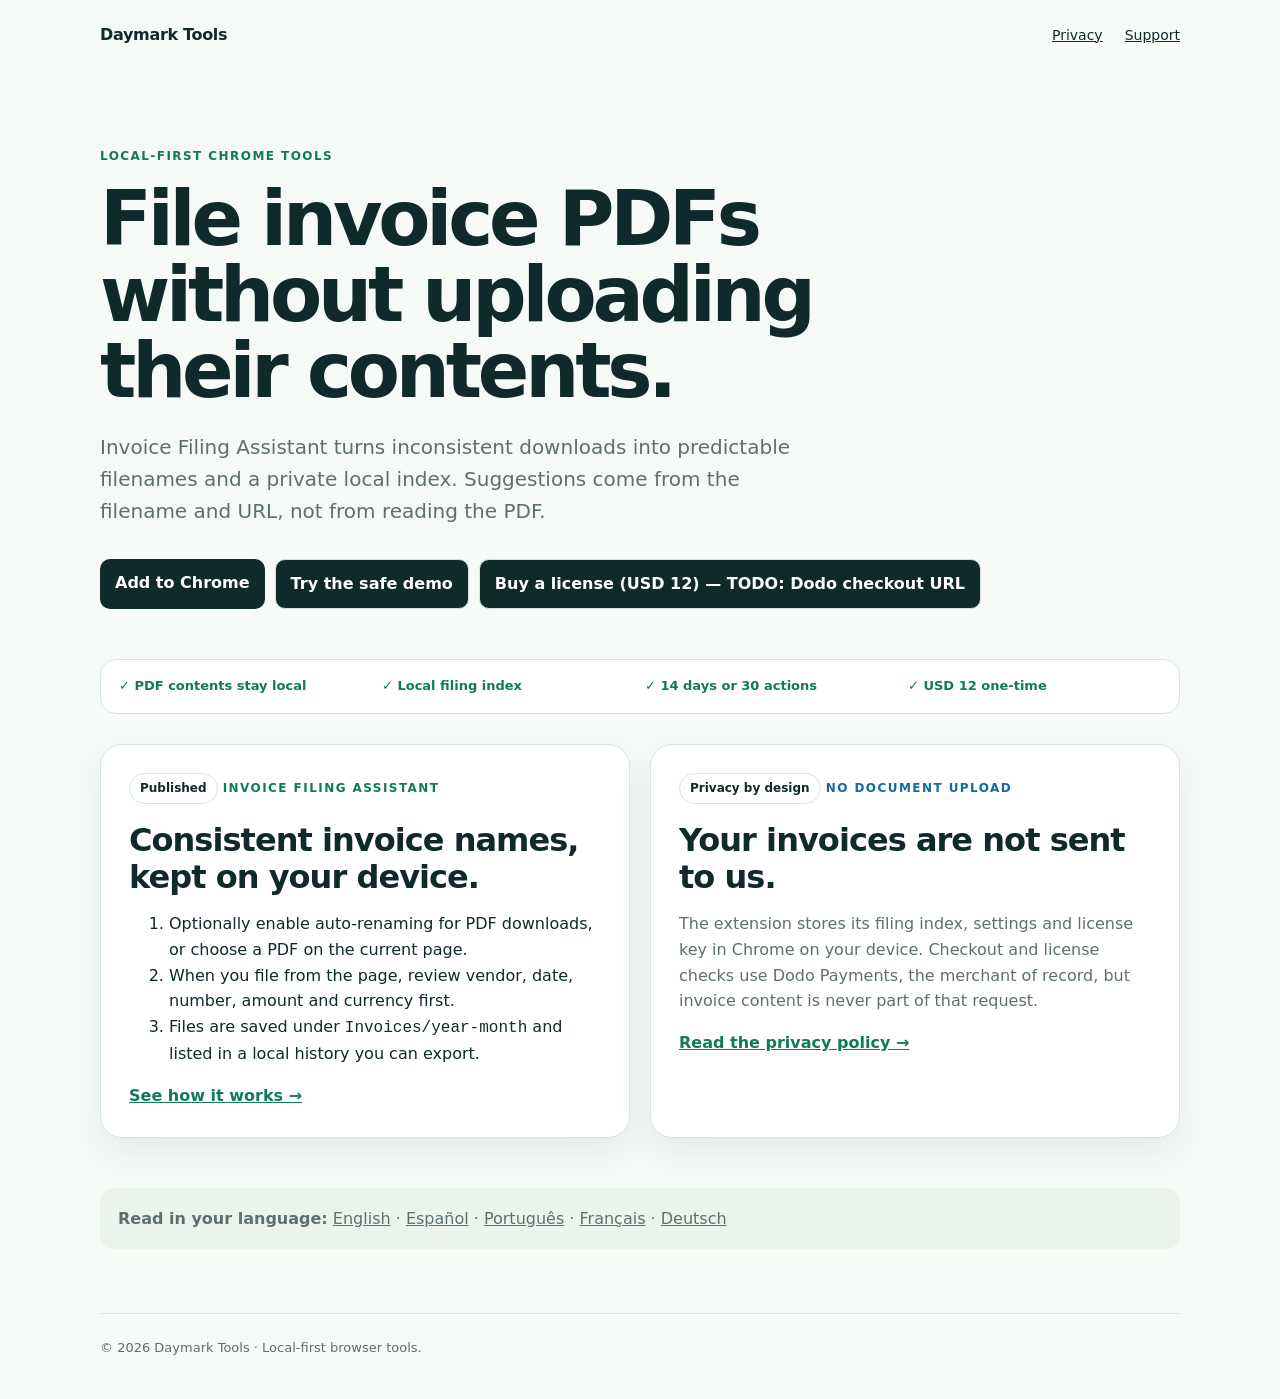
<file: index.html>
<!doctype html>
<html lang="en">
<head>
  <meta charset="utf-8">
  <meta name="viewport" content="width=device-width,initial-scale=1">
  <title>Daymark Tools — local-first Chrome extensions</title>
  <meta name="description" content="Rename and locally index invoice PDFs with Invoice Filing Assistant. Private by design and available on the Chrome Web Store.">
  <link rel="stylesheet" href="styles.css">
</head>
<body>
  <div class="wrap">
    <nav class="nav">
      <span class="brand">Daymark Tools</span>
      <div class="links"><a href="privacy.html">Privacy</a><a href="support.html">Support</a></div>
    </nav>
    <main>
      <section class="hero">
        <span class="eyebrow">Local-first Chrome tools</span>
        <h1>File invoice PDFs without uploading their contents.</h1>
        <p>Invoice Filing Assistant turns inconsistent downloads into predictable filenames and a private local index. Suggestions come from the filename and URL, not from reading the PDF.</p>
        <div class="hero-actions">
          <a class="cta" href="https://chromewebstore.google.com/detail/invoice-filing-assistant/ackjkoaicioibgobbalmjhedgngligfi?utm_source=daymark_site&amp;utm_medium=organic&amp;utm_campaign=homepage">Add to Chrome</a>
          <a class="cta secondary-cta" href="invoice-test.html?utm_source=daymark_site&amp;utm_medium=organic&amp;utm_campaign=homepage_test">Try the safe demo</a>
          <!-- TODO: replace href with the Dodo Payments checkout URL once the product exists (DODO_CHECKOUT_URL). Do not point this at a live checkout until that URL is set. -->
          <a class="cta secondary-cta" href="#todo-dodo-checkout" aria-disabled="true">Buy a license (USD 12) — TODO: Dodo checkout URL</a>
        </div>
      </section>
      <section class="proof-strip" aria-label="Product facts">
        <span>✓ PDF contents stay local</span>
        <span>✓ Local filing index</span>
        <span>✓ 14 days or 30 actions</span>
        <span>✓ USD 12 one-time</span>
      </section>
      <section class="grid">
        <article class="card">
          <span class="pill">Published</span>
          <span class="eyebrow">Invoice Filing Assistant</span>
          <h2>Consistent invoice names, kept on your device.</h2>
          <ol>
            <li>Optionally enable auto-renaming for PDF downloads, or choose a PDF on the current page.</li>
            <li>When you file from the page, review vendor, date, number, amount and currency first.</li>
            <li>Files are saved under <code>Invoices/year-month</code> and listed in a local history you can export.</li>
          </ol>
          <a class="text-link" href="invoice-filing.html">See how it works →</a>
        </article>
        <article class="card blue">
          <span class="pill">Privacy by design</span>
          <span class="eyebrow">No document upload</span>
          <h2>Your invoices are not sent to us.</h2>
          <p>The extension stores its filing index, settings and license key in Chrome on your device. Checkout and license checks use Dodo Payments, the merchant of record, but invoice content is never part of that request.</p>
          <a class="text-link" href="privacy.html">Read the privacy policy →</a>
        </article>
      </section>
      <section class="languages"><strong>Read in your language:</strong> <a href="invoice-filing.html">English</a> · <a href="invoice-filing-es.html">Español</a> · <a href="invoice-filing-pt-br.html">Português</a> · <a href="invoice-filing-fr.html">Français</a> · <a href="invoice-filing-de.html">Deutsch</a></section>
    </main>
    <footer>© 2026 Daymark Tools · Local-first browser tools.</footer>
  </div>
</body>
</html>
</file>
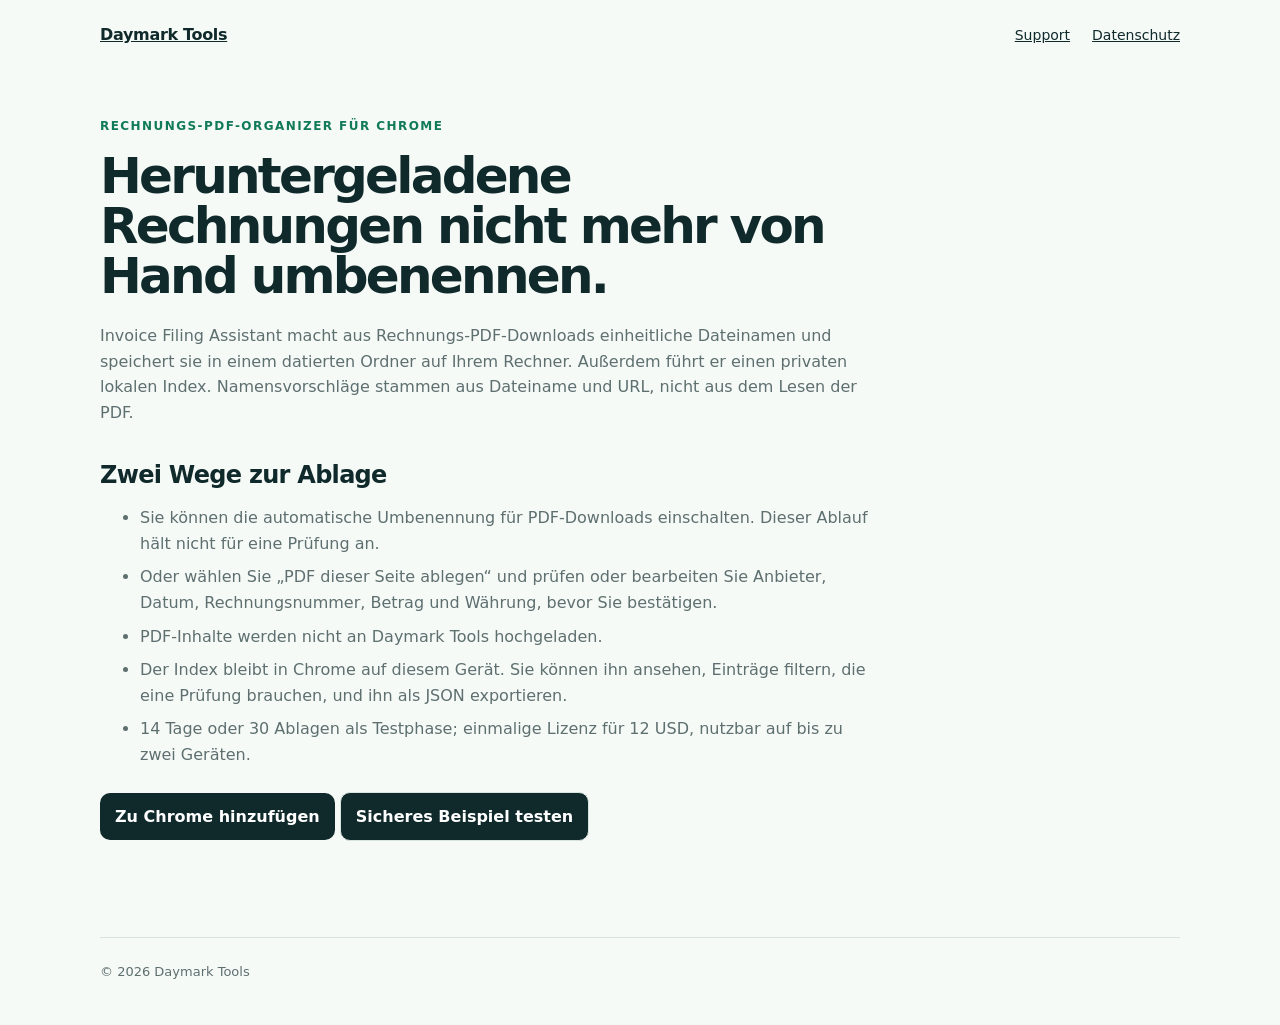
<file: invoice-filing-de.html>
<!doctype html>
<html lang="de">
<head>
  <meta charset="utf-8">
  <meta name="viewport" content="width=device-width,initial-scale=1">
  <title>Rechnungs-PDFs in Chrome umbenennen und ordnen</title>
  <meta name="description" content="Rechnungs-PDFs umbenennen und nach Datum ablegen – mit einem privaten lokalen Index.">
  <link rel="canonical" href="https://wsernappropia.github.io/daymark-tools/invoice-filing-de.html">
  <link rel="alternate" hreflang="en" href="invoice-filing.html">
  <link rel="stylesheet" href="styles.css">
</head>
<body>
  <div class="wrap">
    <nav class="nav"><a class="brand" href="index.html">Daymark Tools</a><div class="links"><a href="support.html">Support</a><a href="privacy.html">Datenschutz</a></div></nav>
    <main class="content">
      <span class="eyebrow">Rechnungs-PDF-Organizer für Chrome</span>
      <h1>Heruntergeladene Rechnungen nicht mehr von Hand umbenennen.</h1>
      <p>Invoice Filing Assistant macht aus Rechnungs-PDF-Downloads einheitliche Dateinamen und speichert sie in einem datierten Ordner auf Ihrem Rechner. Außerdem führt er einen privaten lokalen Index. Namensvorschläge stammen aus Dateiname und URL, nicht aus dem Lesen der PDF.</p>
      <h2>Zwei Wege zur Ablage</h2>
      <ul>
        <li>Sie können die automatische Umbenennung für PDF-Downloads einschalten. Dieser Ablauf hält nicht für eine Prüfung an.</li>
        <li>Oder wählen Sie „PDF dieser Seite ablegen“ und prüfen oder bearbeiten Sie Anbieter, Datum, Rechnungsnummer, Betrag und Währung, bevor Sie bestätigen.</li>
        <li>PDF-Inhalte werden nicht an Daymark Tools hochgeladen.</li>
        <li>Der Index bleibt in Chrome auf diesem Gerät. Sie können ihn ansehen, Einträge filtern, die eine Prüfung brauchen, und ihn als JSON exportieren.</li>
        <li>14 Tage oder 30 Ablagen als Testphase; einmalige Lizenz für 12 USD, nutzbar auf bis zu zwei Geräten.</li>
      </ul>
      <p><a class="cta" href="https://chromewebstore.google.com/detail/invoice-filing-assistant/ackjkoaicioibgobbalmjhedgngligfi?utm_source=daymark_site&amp;utm_medium=organic&amp;utm_campaign=seo_de">Zu Chrome hinzufügen</a> <a class="cta secondary-cta" href="invoice-test.html?utm_source=daymark_site&amp;utm_medium=organic&amp;utm_campaign=seo_de_demo">Sicheres Beispiel testen</a></p>
    </main>
    <footer>© 2026 Daymark Tools</footer>
  </div>
</body>
</html>
</file>
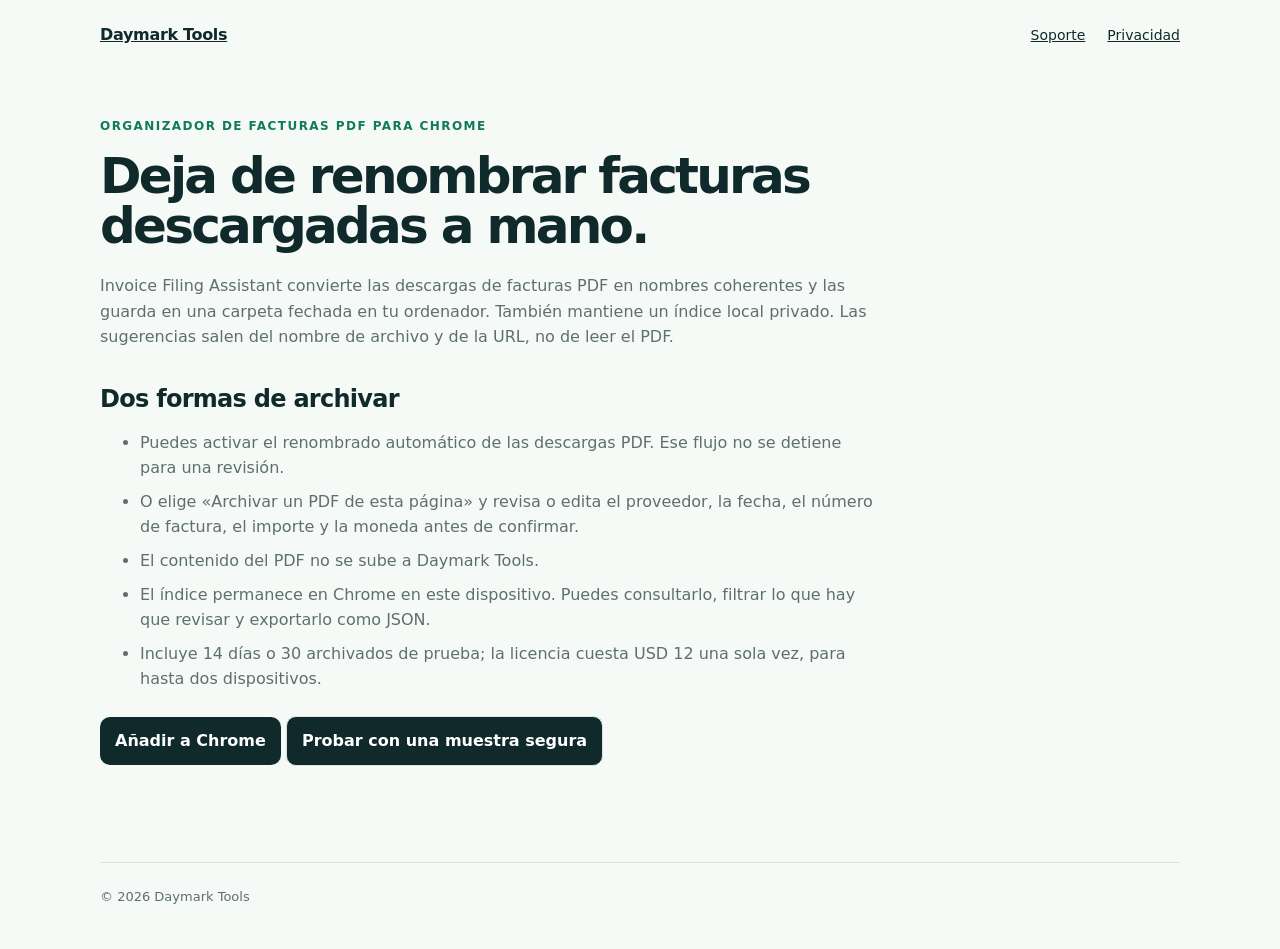
<file: invoice-filing-es.html>
<!doctype html>
<html lang="es">
<head>
  <meta charset="utf-8">
  <meta name="viewport" content="width=device-width,initial-scale=1">
  <title>Renombrar y organizar facturas PDF en Chrome</title>
  <meta name="description" content="Renombra y organiza facturas PDF en carpetas por fecha con un índice local y privado.">
  <link rel="canonical" href="https://wsernappropia.github.io/daymark-tools/invoice-filing-es.html">
  <link rel="alternate" hreflang="en" href="invoice-filing.html">
  <link rel="stylesheet" href="styles.css">
</head>
<body>
  <div class="wrap">
    <nav class="nav"><a class="brand" href="index.html">Daymark Tools</a><div class="links"><a href="support.html">Soporte</a><a href="privacy.html">Privacidad</a></div></nav>
    <main class="content">
      <span class="eyebrow">Organizador de facturas PDF para Chrome</span>
      <h1>Deja de renombrar facturas descargadas a mano.</h1>
      <p>Invoice Filing Assistant convierte las descargas de facturas PDF en nombres coherentes y las guarda en una carpeta fechada en tu ordenador. También mantiene un índice local privado. Las sugerencias salen del nombre de archivo y de la URL, no de leer el PDF.</p>
      <h2>Dos formas de archivar</h2>
      <ul>
        <li>Puedes activar el renombrado automático de las descargas PDF. Ese flujo no se detiene para una revisión.</li>
        <li>O elige «Archivar un PDF de esta página» y revisa o edita el proveedor, la fecha, el número de factura, el importe y la moneda antes de confirmar.</li>
        <li>El contenido del PDF no se sube a Daymark Tools.</li>
        <li>El índice permanece en Chrome en este dispositivo. Puedes consultarlo, filtrar lo que hay que revisar y exportarlo como JSON.</li>
        <li>Incluye 14 días o 30 archivados de prueba; la licencia cuesta USD 12 una sola vez, para hasta dos dispositivos.</li>
      </ul>
      <p><a class="cta" href="https://chromewebstore.google.com/detail/invoice-filing-assistant/ackjkoaicioibgobbalmjhedgngligfi?utm_source=daymark_site&amp;utm_medium=organic&amp;utm_campaign=seo_es">Añadir a Chrome</a> <a class="cta secondary-cta" href="invoice-test.html?utm_source=daymark_site&amp;utm_medium=organic&amp;utm_campaign=seo_es_demo">Probar con una muestra segura</a></p>
    </main>
    <footer>© 2026 Daymark Tools</footer>
  </div>
</body>
</html>
</file>
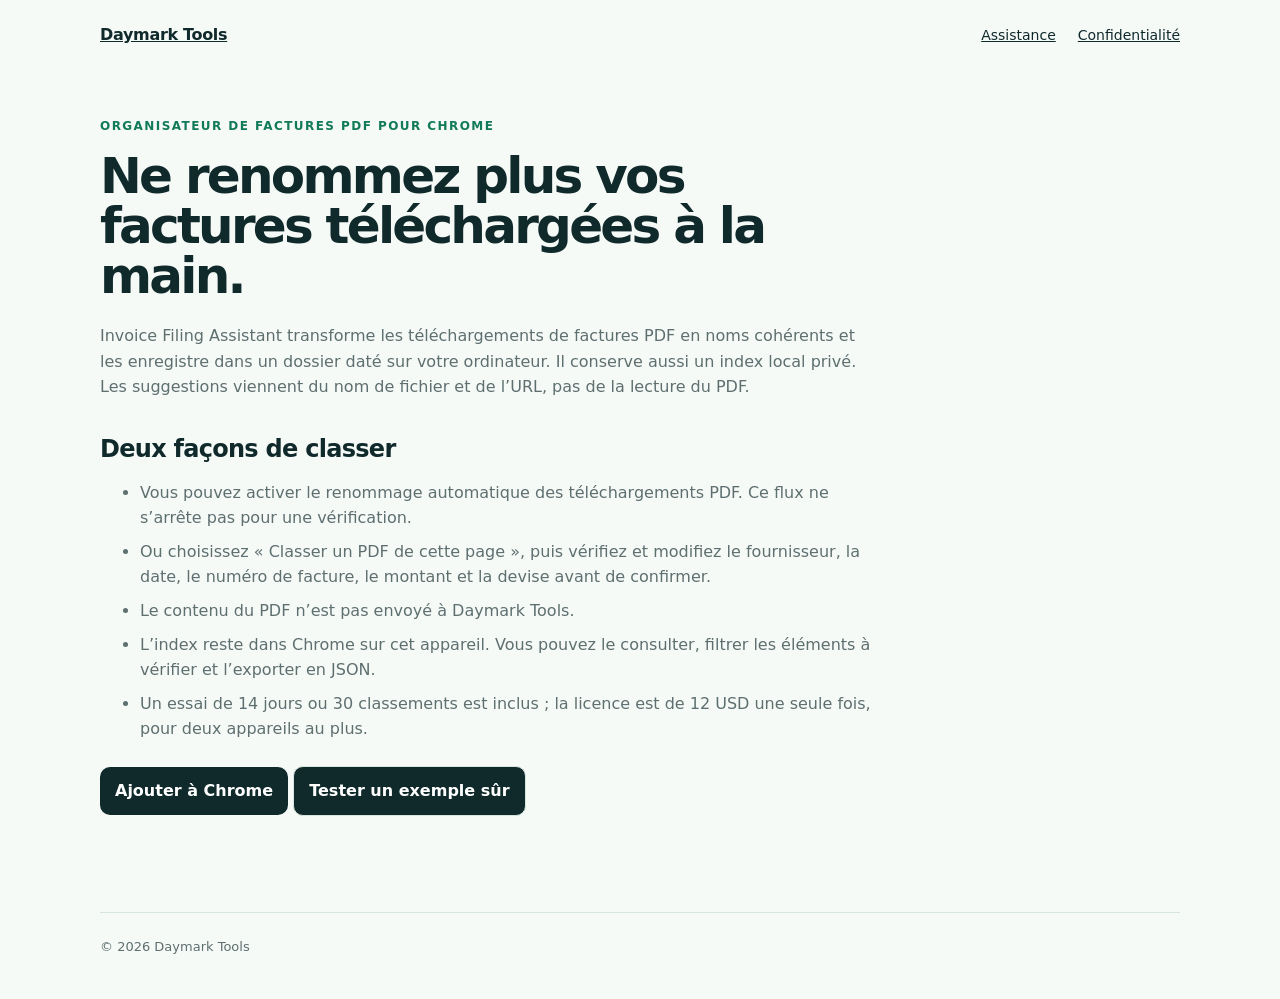
<file: invoice-filing-fr.html>
<!doctype html>
<html lang="fr">
<head>
  <meta charset="utf-8">
  <meta name="viewport" content="width=device-width,initial-scale=1">
  <title>Renommer et classer les factures PDF dans Chrome</title>
  <meta name="description" content="Renommez et classez les factures PDF par date avec un index local et privé.">
  <link rel="canonical" href="https://wsernappropia.github.io/daymark-tools/invoice-filing-fr.html">
  <link rel="alternate" hreflang="en" href="invoice-filing.html">
  <link rel="stylesheet" href="styles.css">
</head>
<body>
  <div class="wrap">
    <nav class="nav"><a class="brand" href="index.html">Daymark Tools</a><div class="links"><a href="support.html">Assistance</a><a href="privacy.html">Confidentialité</a></div></nav>
    <main class="content">
      <span class="eyebrow">Organisateur de factures PDF pour Chrome</span>
      <h1>Ne renommez plus vos factures téléchargées à la main.</h1>
      <p>Invoice Filing Assistant transforme les téléchargements de factures PDF en noms cohérents et les enregistre dans un dossier daté sur votre ordinateur. Il conserve aussi un index local privé. Les suggestions viennent du nom de fichier et de l’URL, pas de la lecture du PDF.</p>
      <h2>Deux façons de classer</h2>
      <ul>
        <li>Vous pouvez activer le renommage automatique des téléchargements PDF. Ce flux ne s’arrête pas pour une vérification.</li>
        <li>Ou choisissez « Classer un PDF de cette page », puis vérifiez et modifiez le fournisseur, la date, le numéro de facture, le montant et la devise avant de confirmer.</li>
        <li>Le contenu du PDF n’est pas envoyé à Daymark Tools.</li>
        <li>L’index reste dans Chrome sur cet appareil. Vous pouvez le consulter, filtrer les éléments à vérifier et l’exporter en JSON.</li>
        <li>Un essai de 14 jours ou 30 classements est inclus ; la licence est de 12 USD une seule fois, pour deux appareils au plus.</li>
      </ul>
      <p><a class="cta" href="https://chromewebstore.google.com/detail/invoice-filing-assistant/ackjkoaicioibgobbalmjhedgngligfi?utm_source=daymark_site&amp;utm_medium=organic&amp;utm_campaign=seo_fr">Ajouter à Chrome</a> <a class="cta secondary-cta" href="invoice-test.html?utm_source=daymark_site&amp;utm_medium=organic&amp;utm_campaign=seo_fr_demo">Tester un exemple sûr</a></p>
    </main>
    <footer>© 2026 Daymark Tools</footer>
  </div>
</body>
</html>
</file>
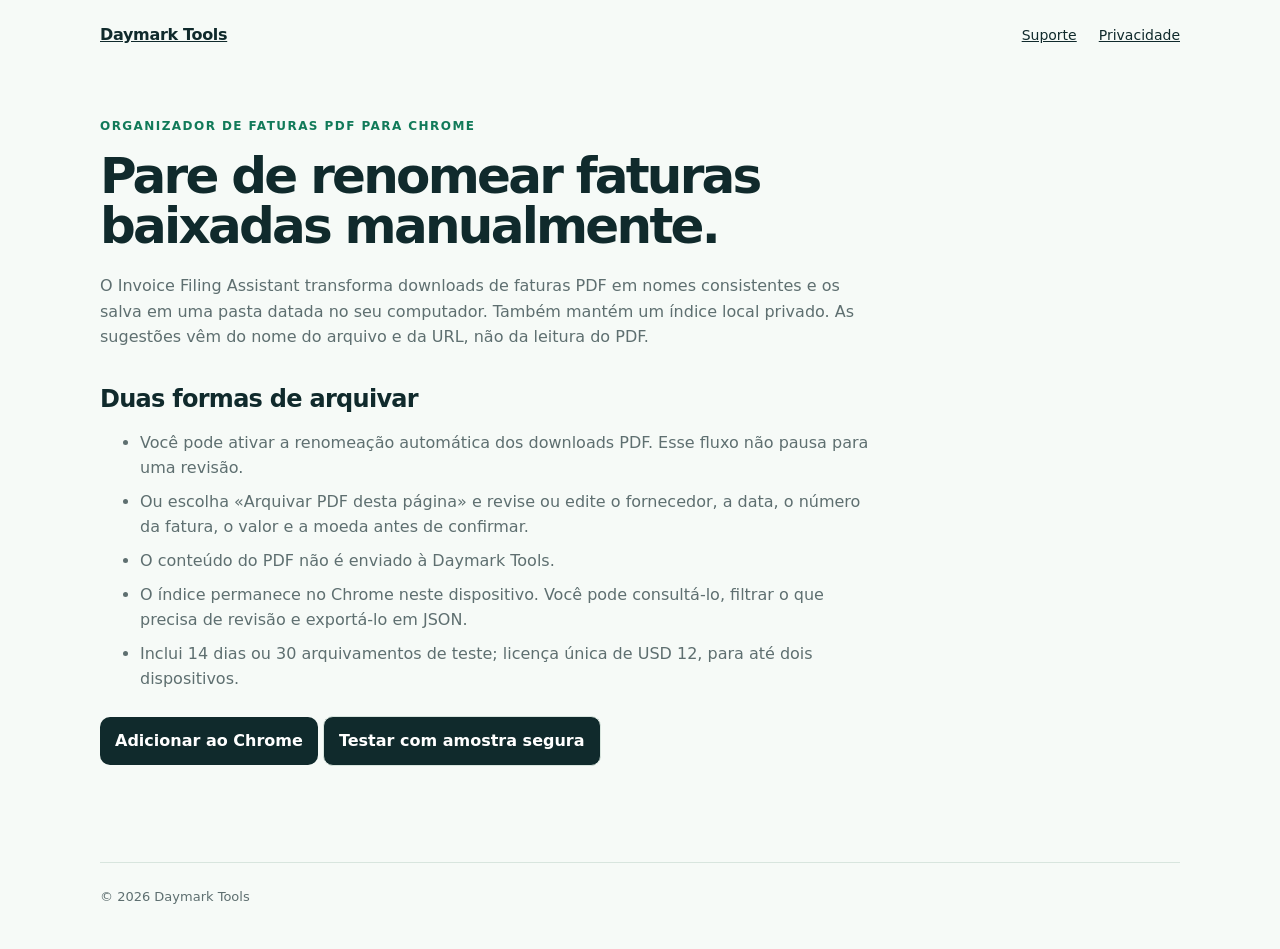
<file: invoice-filing-pt-br.html>
<!doctype html>
<html lang="pt-BR">
<head>
  <meta charset="utf-8">
  <meta name="viewport" content="width=device-width,initial-scale=1">
  <title>Renomear e organizar faturas PDF no Chrome</title>
  <meta name="description" content="Renomeie e organize faturas PDF em pastas por data com um índice local e privado.">
  <link rel="canonical" href="https://wsernappropia.github.io/daymark-tools/invoice-filing-pt-br.html">
  <link rel="alternate" hreflang="en" href="invoice-filing.html">
  <link rel="stylesheet" href="styles.css">
</head>
<body>
  <div class="wrap">
    <nav class="nav"><a class="brand" href="index.html">Daymark Tools</a><div class="links"><a href="support.html">Suporte</a><a href="privacy.html">Privacidade</a></div></nav>
    <main class="content">
      <span class="eyebrow">Organizador de faturas PDF para Chrome</span>
      <h1>Pare de renomear faturas baixadas manualmente.</h1>
      <p>O Invoice Filing Assistant transforma downloads de faturas PDF em nomes consistentes e os salva em uma pasta datada no seu computador. Também mantém um índice local privado. As sugestões vêm do nome do arquivo e da URL, não da leitura do PDF.</p>
      <h2>Duas formas de arquivar</h2>
      <ul>
        <li>Você pode ativar a renomeação automática dos downloads PDF. Esse fluxo não pausa para uma revisão.</li>
        <li>Ou escolha «Arquivar PDF desta página» e revise ou edite o fornecedor, a data, o número da fatura, o valor e a moeda antes de confirmar.</li>
        <li>O conteúdo do PDF não é enviado à Daymark Tools.</li>
        <li>O índice permanece no Chrome neste dispositivo. Você pode consultá-lo, filtrar o que precisa de revisão e exportá-lo em JSON.</li>
        <li>Inclui 14 dias ou 30 arquivamentos de teste; licença única de USD 12, para até dois dispositivos.</li>
      </ul>
      <p><a class="cta" href="https://chromewebstore.google.com/detail/invoice-filing-assistant/ackjkoaicioibgobbalmjhedgngligfi?utm_source=daymark_site&amp;utm_medium=organic&amp;utm_campaign=seo_ptbr">Adicionar ao Chrome</a> <a class="cta secondary-cta" href="invoice-test.html?utm_source=daymark_site&amp;utm_medium=organic&amp;utm_campaign=seo_ptbr_demo">Testar com amostra segura</a></p>
    </main>
    <footer>© 2026 Daymark Tools</footer>
  </div>
</body>
</html>
</file>
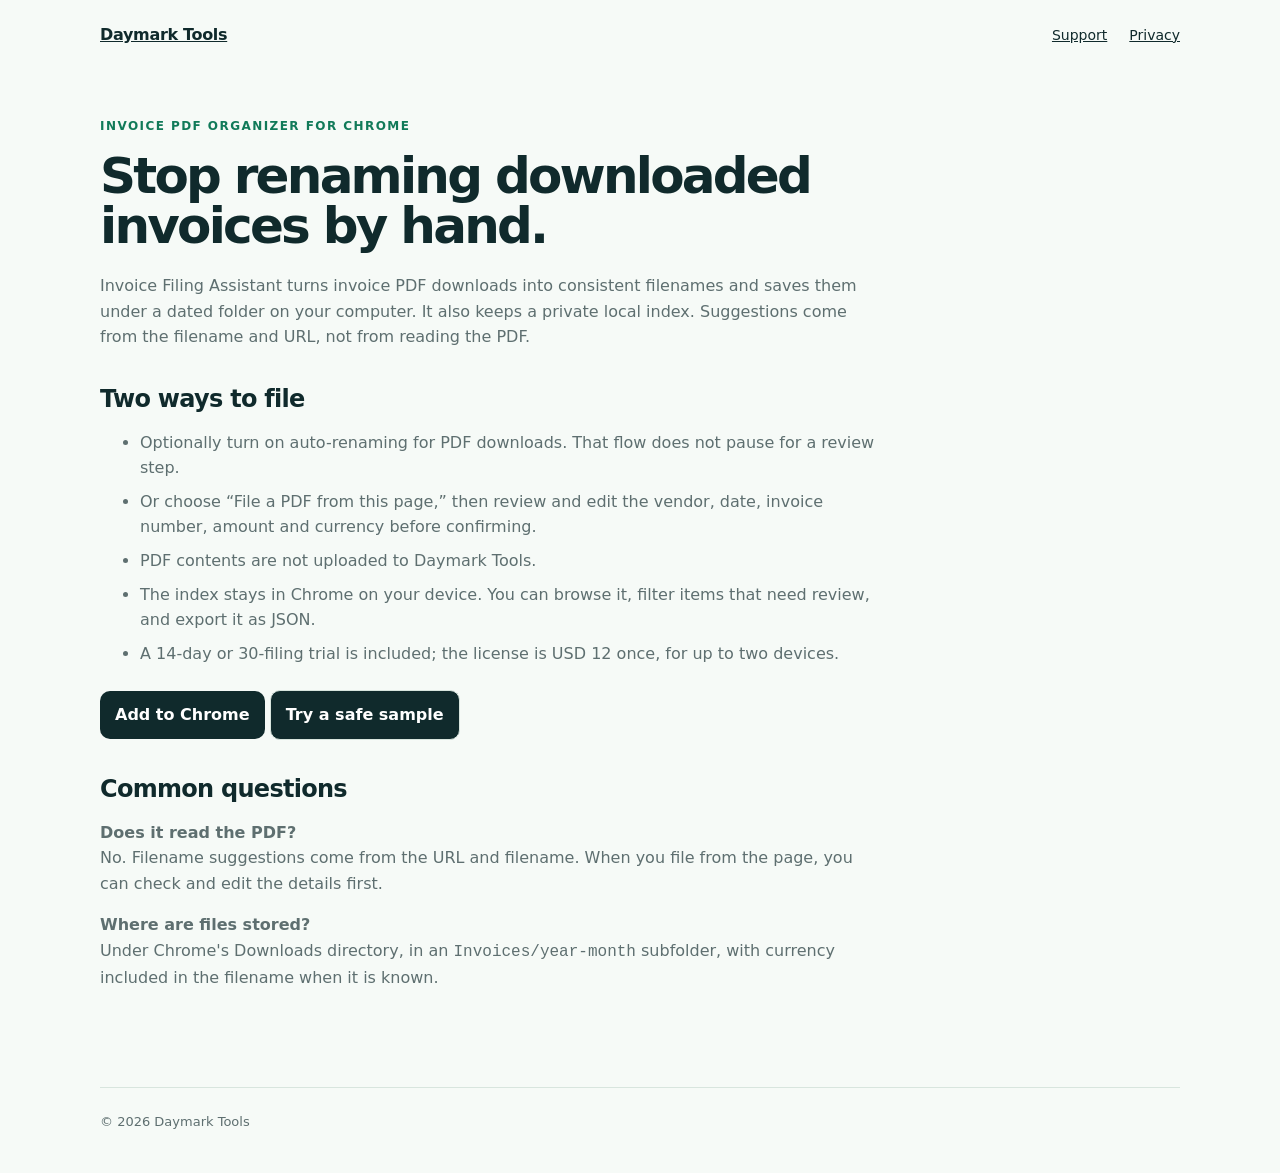
<file: invoice-filing.html>
<!doctype html>
<html lang="en">
<head>
  <meta charset="utf-8">
  <meta name="viewport" content="width=device-width,initial-scale=1">
  <title>Rename and organize invoice PDFs in Chrome</title>
  <meta name="description" content="Rename and organize invoice PDF downloads into dated folders with a private local index.">
  <link rel="canonical" href="https://wsernappropia.github.io/daymark-tools/invoice-filing.html">
  <link rel="alternate" hreflang="es" href="invoice-filing-es.html">
  <link rel="alternate" hreflang="pt-BR" href="invoice-filing-pt-br.html">
  <link rel="alternate" hreflang="fr" href="invoice-filing-fr.html">
  <link rel="alternate" hreflang="de" href="invoice-filing-de.html">
  <link rel="stylesheet" href="styles.css">
</head>
<body>
  <div class="wrap">
    <nav class="nav"><a class="brand" href="index.html">Daymark Tools</a><div class="links"><a href="support.html">Support</a><a href="privacy.html">Privacy</a></div></nav>
    <main class="content">
      <span class="eyebrow">Invoice PDF organizer for Chrome</span>
      <h1>Stop renaming downloaded invoices by hand.</h1>
      <p>Invoice Filing Assistant turns invoice PDF downloads into consistent filenames and saves them under a dated folder on your computer. It also keeps a private local index. Suggestions come from the filename and URL, not from reading the PDF.</p>
      <h2>Two ways to file</h2>
      <ul>
        <li>Optionally turn on auto-renaming for PDF downloads. That flow does not pause for a review step.</li>
        <li>Or choose “File a PDF from this page,” then review and edit the vendor, date, invoice number, amount and currency before confirming.</li>
        <li>PDF contents are not uploaded to Daymark Tools.</li>
        <li>The index stays in Chrome on your device. You can browse it, filter items that need review, and export it as JSON.</li>
        <li>A 14-day or 30-filing trial is included; the license is USD 12 once, for up to two devices.</li>
      </ul>
      <p><a class="cta" href="https://chromewebstore.google.com/detail/invoice-filing-assistant/ackjkoaicioibgobbalmjhedgngligfi?utm_source=daymark_site&amp;utm_medium=organic&amp;utm_campaign=seo_en">Add to Chrome</a> <a class="cta secondary-cta" href="invoice-test.html?utm_source=daymark_site&amp;utm_medium=organic&amp;utm_campaign=seo_en_demo">Try a safe sample</a></p>
      <h2>Common questions</h2>
      <p><strong>Does it read the PDF?</strong><br>No. Filename suggestions come from the URL and filename. When you file from the page, you can check and edit the details first.</p>
      <p><strong>Where are files stored?</strong><br>Under Chrome's Downloads directory, in an <code>Invoices/year-month</code> subfolder, with currency included in the filename when it is known.</p>
    </main>
    <footer>© 2026 Daymark Tools</footer>
  </div>
</body>
</html>
</file>
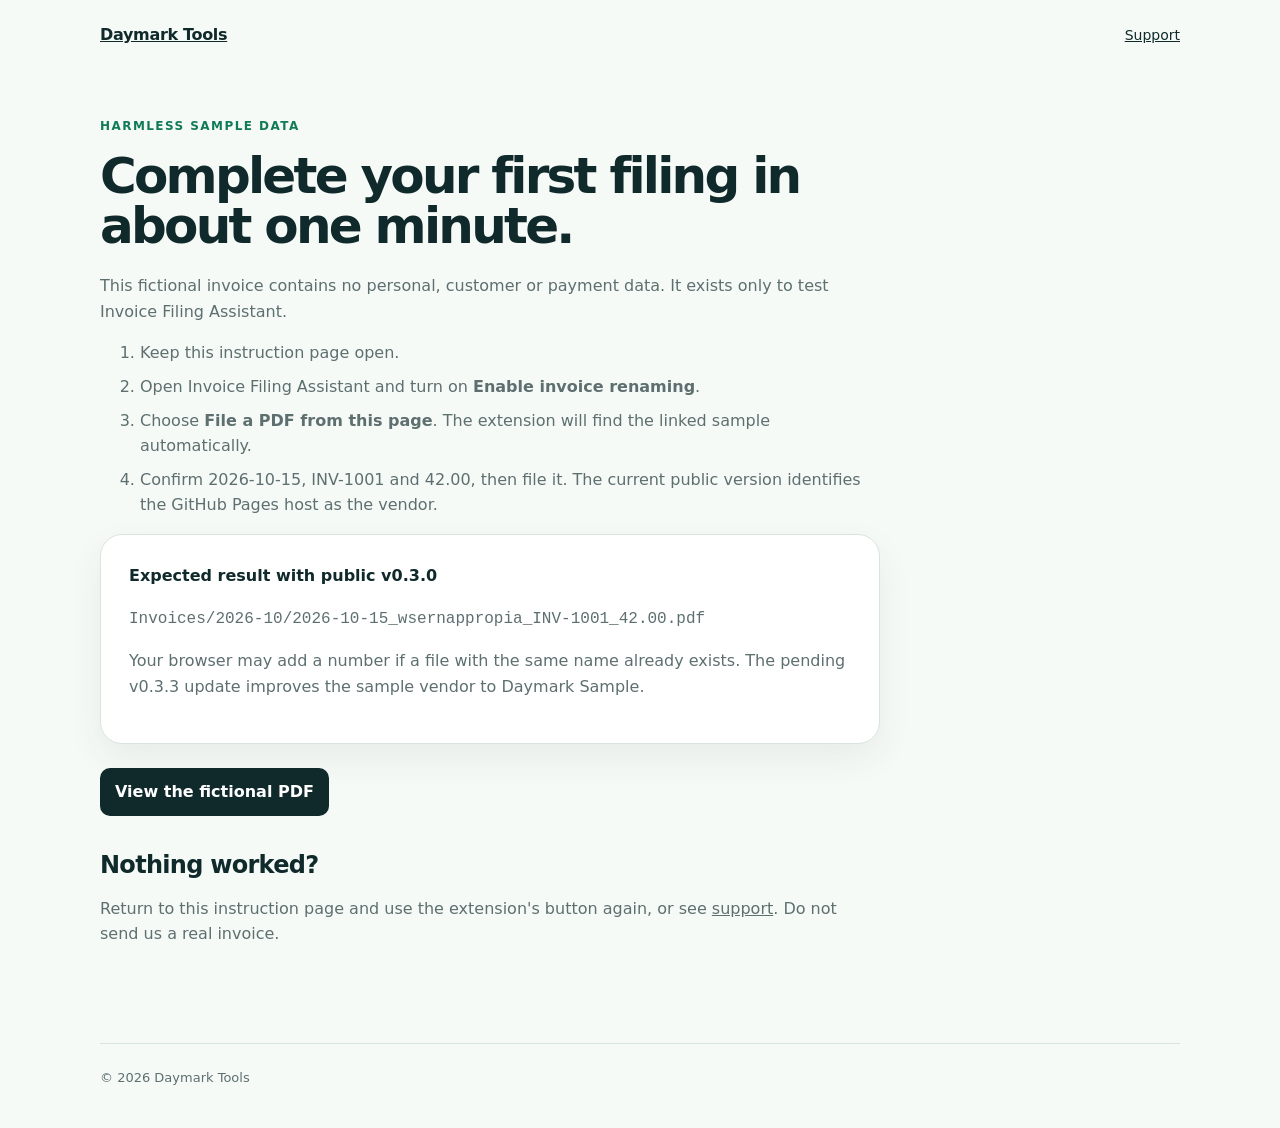
<file: invoice-test.html>
<!doctype html>
<html lang="en"><head><meta charset="utf-8"><meta name="viewport" content="width=device-width,initial-scale=1"><title>Safe invoice filing test — Daymark Tools</title><meta name="description" content="Test Invoice Filing Assistant with a harmless fictional invoice PDF."><link rel="stylesheet" href="styles.css"></head>
<body><div class="wrap"><nav class="nav"><a class="brand" href="index.html">Daymark Tools</a><div class="links"><a href="support.html">Support</a></div></nav><main class="content"><span class="eyebrow">Harmless sample data</span><h1>Complete your first filing in about one minute.</h1><p>This fictional invoice contains no personal, customer or payment data. It exists only to test Invoice Filing Assistant.</p><ol><li>Keep this instruction page open.</li><li>Open Invoice Filing Assistant and turn on <strong>Enable invoice renaming</strong>.</li><li>Choose <strong>File a PDF from this page</strong>. The extension will find the linked sample automatically.</li><li>Confirm 2026-10-15, INV-1001 and 42.00, then file it. The current public version identifies the GitHub Pages host as the vendor.</li></ol><div class="card"><strong>Expected result with public v0.3.0</strong><p><code>Invoices/2026-10/2026-10-15_wsernappropia_INV-1001_42.00.pdf</code></p><p>Your browser may add a number if a file with the same name already exists. The pending v0.3.3 update improves the sample vendor to Daymark Sample.</p></div><p><a class="cta" href="2026-10-15_Daymark-Sample_invoice_INV-1001_USD_42.00.pdf" target="_blank" rel="noreferrer">View the fictional PDF</a></p><h2>Nothing worked?</h2><p>Return to this instruction page and use the extension's button again, or see <a href="support.html">support</a>. Do not send us a real invoice.</p></main><footer>© 2026 Daymark Tools</footer></div></body></html>
</file>
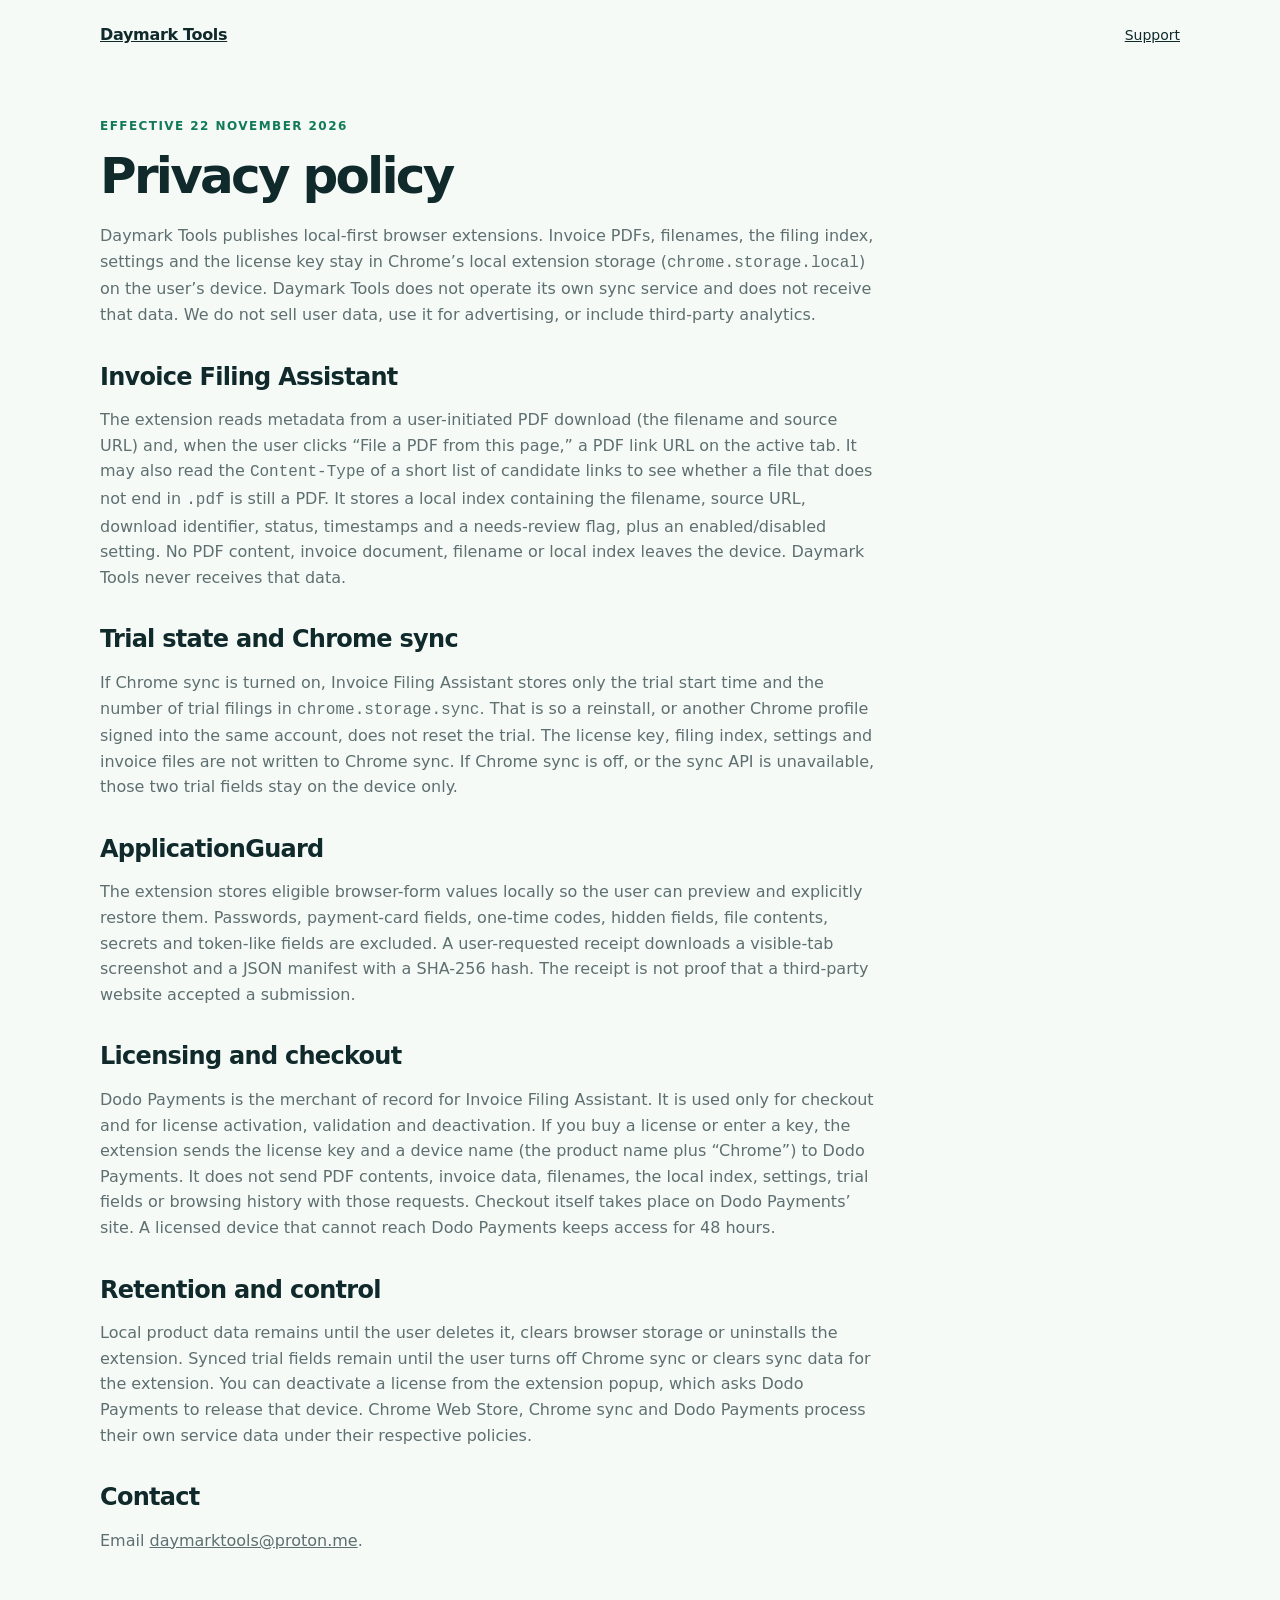
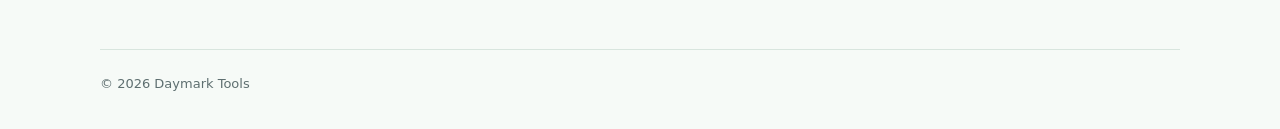
<file: privacy.html>
<!doctype html>
<html lang="en">
<head>
  <meta charset="utf-8">
  <meta name="viewport" content="width=device-width,initial-scale=1">
  <title>Privacy — Daymark Tools</title>
  <link rel="stylesheet" href="styles.css">
</head>
<body>
  <div class="wrap">
    <nav class="nav">
      <a class="brand" href="index.html">Daymark Tools</a>
      <div class="links"><a href="support.html">Support</a></div>
    </nav>
    <main class="content">
      <span class="eyebrow">Effective 22 November 2026</span>
      <h1>Privacy policy</h1>
      <p>Daymark Tools publishes local-first browser extensions. Invoice PDFs, filenames, the filing index, settings and the license key stay in Chrome’s local extension storage (<code>chrome.storage.local</code>) on the user’s device. Daymark Tools does not operate its own sync service and does not receive that data. We do not sell user data, use it for advertising, or include third-party analytics.</p>
      <h2>Invoice Filing Assistant</h2>
      <p>The extension reads metadata from a user-initiated PDF download (the filename and source URL) and, when the user clicks “File a PDF from this page,” a PDF link URL on the active tab. It may also read the <code>Content-Type</code> of a short list of candidate links to see whether a file that does not end in <code>.pdf</code> is still a PDF. It stores a local index containing the filename, source URL, download identifier, status, timestamps and a needs-review flag, plus an enabled/disabled setting. No PDF content, invoice document, filename or local index leaves the device. Daymark Tools never receives that data.</p>
      <h2>Trial state and Chrome sync</h2>
      <p>If Chrome sync is turned on, Invoice Filing Assistant stores only the trial start time and the number of trial filings in <code>chrome.storage.sync</code>. That is so a reinstall, or another Chrome profile signed into the same account, does not reset the trial. The license key, filing index, settings and invoice files are not written to Chrome sync. If Chrome sync is off, or the sync API is unavailable, those two trial fields stay on the device only.</p>
      <h2>ApplicationGuard</h2>
      <p>The extension stores eligible browser-form values locally so the user can preview and explicitly restore them. Passwords, payment-card fields, one-time codes, hidden fields, file contents, secrets and token-like fields are excluded. A user-requested receipt downloads a visible-tab screenshot and a JSON manifest with a SHA-256 hash. The receipt is not proof that a third-party website accepted a submission.</p>
      <h2>Licensing and checkout</h2>
      <p>Dodo Payments is the merchant of record for Invoice Filing Assistant. It is used only for checkout and for license activation, validation and deactivation. If you buy a license or enter a key, the extension sends the license key and a device name (the product name plus “Chrome”) to Dodo Payments. It does not send PDF contents, invoice data, filenames, the local index, settings, trial fields or browsing history with those requests. Checkout itself takes place on Dodo Payments’ site. A licensed device that cannot reach Dodo Payments keeps access for 48 hours.</p>
      <h2>Retention and control</h2>
      <p>Local product data remains until the user deletes it, clears browser storage or uninstalls the extension. Synced trial fields remain until the user turns off Chrome sync or clears sync data for the extension. You can deactivate a license from the extension popup, which asks Dodo Payments to release that device. Chrome Web Store, Chrome sync and Dodo Payments process their own service data under their respective policies.</p>
      <h2>Contact</h2>
      <p>Email <a href="mailto:daymarktools@proton.me">daymarktools@proton.me</a>.</p>
    </main>
    <footer>© 2026 Daymark Tools</footer>
  </div>
</body>
</html>
</file>
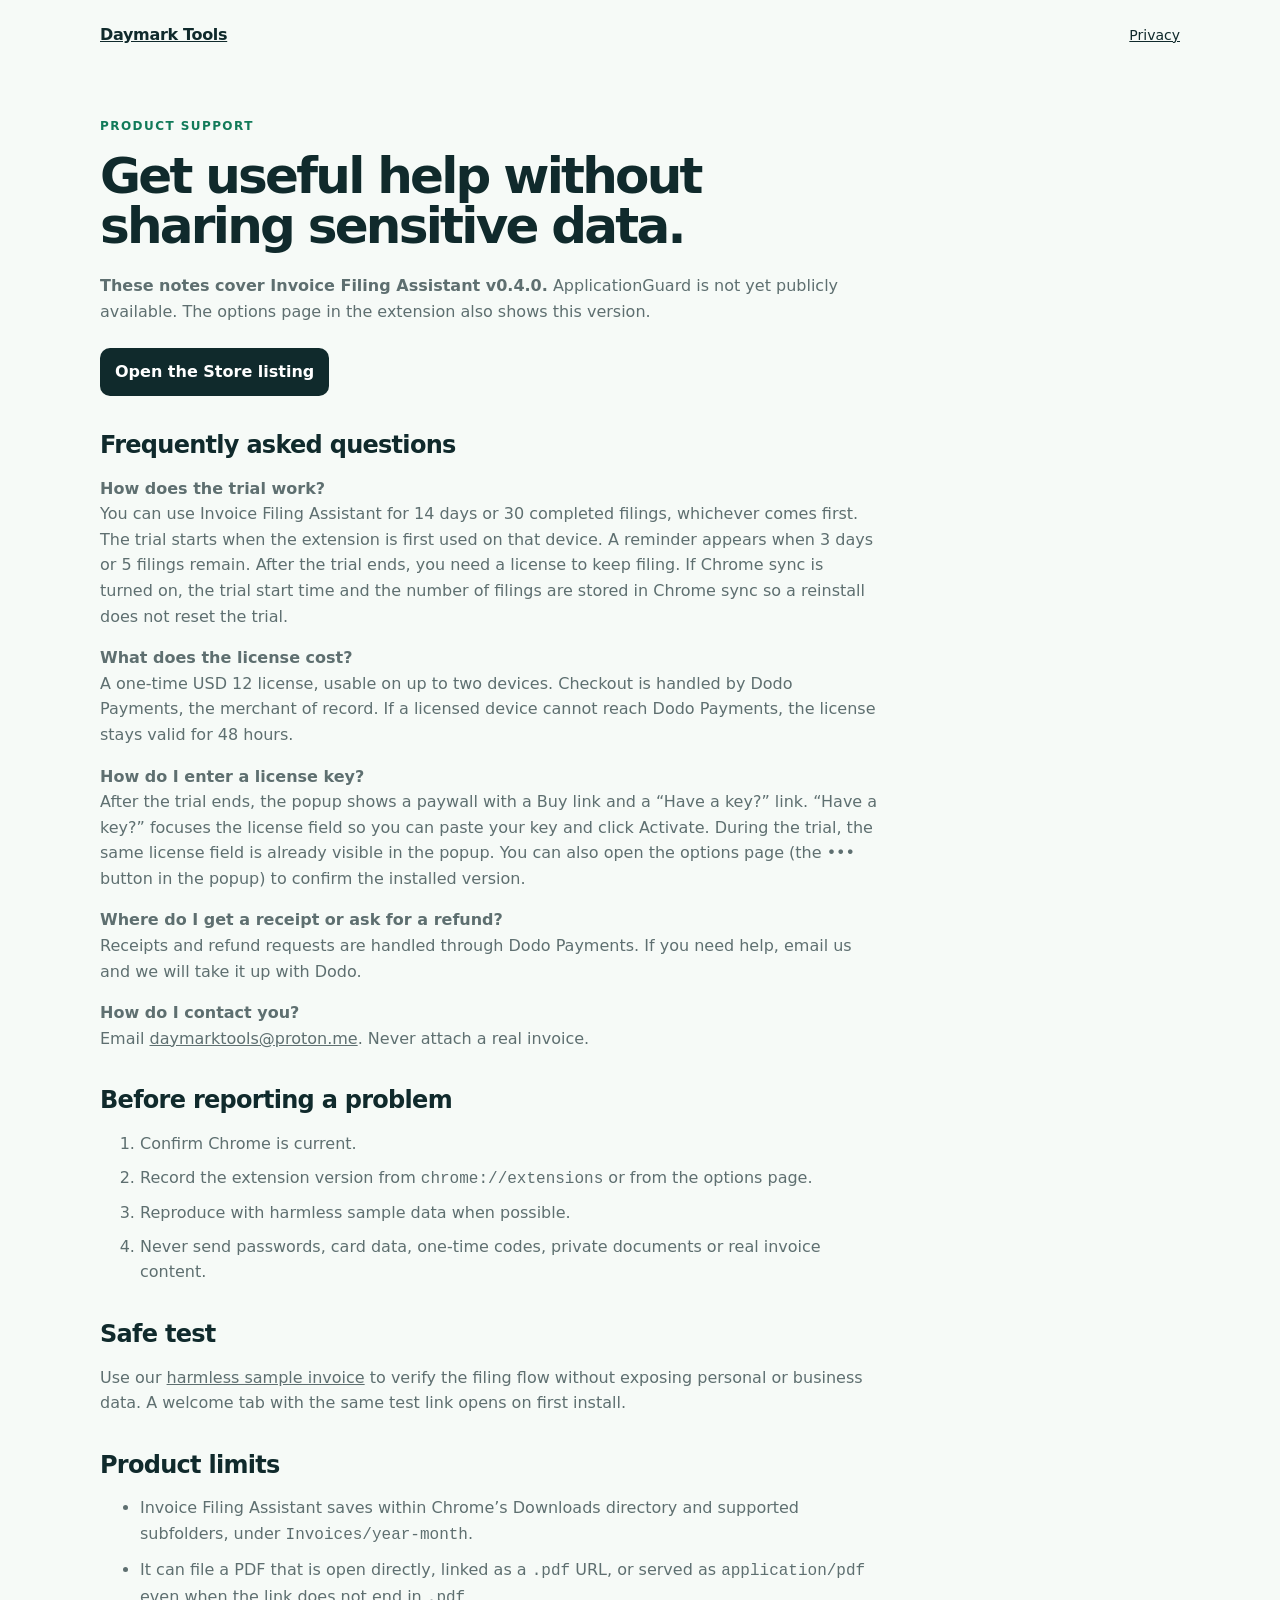
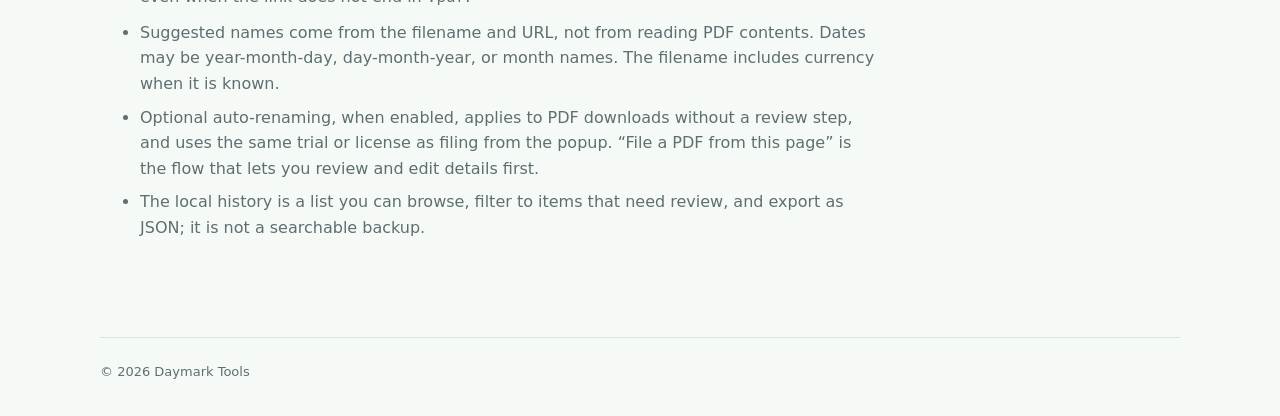
<file: support.html>
<!doctype html>
<html lang="en">
<head>
  <meta charset="utf-8">
  <meta name="viewport" content="width=device-width,initial-scale=1">
  <title>Support — Daymark Tools</title>
  <meta name="description" content="Support for Invoice Filing Assistant and Daymark Tools.">
  <link rel="stylesheet" href="styles.css">
</head>
<body>
  <div class="wrap">
    <nav class="nav">
      <a class="brand" href="index.html">Daymark Tools</a>
      <div class="links"><a href="privacy.html">Privacy</a></div>
    </nav>
    <main class="content">
      <span class="eyebrow">Product support</span>
      <h1>Get useful help without sharing sensitive data.</h1>
      <p><strong>These notes cover Invoice Filing Assistant v0.4.0.</strong> ApplicationGuard is not yet publicly available. The options page in the extension also shows this version.</p>
      <p><a class="cta" href="https://chromewebstore.google.com/detail/invoice-filing-assistant/ackjkoaicioibgobbalmjhedgngligfi?utm_source=daymark_site&amp;utm_medium=support&amp;utm_campaign=invoice_support">Open the Store listing</a></p>

      <h2>Frequently asked questions</h2>
      <p><strong>How does the trial work?</strong><br>
      You can use Invoice Filing Assistant for 14 days or 30 completed filings, whichever comes first. The trial starts when the extension is first used on that device. A reminder appears when 3 days or 5 filings remain. After the trial ends, you need a license to keep filing. If Chrome sync is turned on, the trial start time and the number of filings are stored in Chrome sync so a reinstall does not reset the trial.</p>
      <p><strong>What does the license cost?</strong><br>
      A one-time USD 12 license, usable on up to two devices. Checkout is handled by Dodo Payments, the merchant of record. If a licensed device cannot reach Dodo Payments, the license stays valid for 48 hours.</p>
      <p><strong>How do I enter a license key?</strong><br>
      After the trial ends, the popup shows a paywall with a Buy link and a “Have a key?” link. “Have a key?” focuses the license field so you can paste your key and click Activate. During the trial, the same license field is already visible in the popup. You can also open the options page (the ••• button in the popup) to confirm the installed version.</p>
      <p><strong>Where do I get a receipt or ask for a refund?</strong><br>
      Receipts and refund requests are handled through Dodo Payments. If you need help, email us and we will take it up with Dodo.</p>
      <p><strong>How do I contact you?</strong><br>
      Email <a href="mailto:daymarktools@proton.me?subject=Invoice%20Filing%20Assistant%20support">daymarktools@proton.me</a>. Never attach a real invoice.</p>

      <h2>Before reporting a problem</h2>
      <ol>
        <li>Confirm Chrome is current.</li>
        <li>Record the extension version from <code>chrome://extensions</code> or from the options page.</li>
        <li>Reproduce with harmless sample data when possible.</li>
        <li>Never send passwords, card data, one-time codes, private documents or real invoice content.</li>
      </ol>
      <h2>Safe test</h2>
      <p>Use our <a href="invoice-test.html">harmless sample invoice</a> to verify the filing flow without exposing personal or business data. A welcome tab with the same test link opens on first install.</p>
      <h2>Product limits</h2>
      <ul>
        <li>Invoice Filing Assistant saves within Chrome’s Downloads directory and supported subfolders, under <code>Invoices/year-month</code>.</li>
        <li>It can file a PDF that is open directly, linked as a <code>.pdf</code> URL, or served as <code>application/pdf</code> even when the link does not end in <code>.pdf</code>.</li>
        <li>Suggested names come from the filename and URL, not from reading PDF contents. Dates may be year-month-day, day-month-year, or month names. The filename includes currency when it is known.</li>
        <li>Optional auto-renaming, when enabled, applies to PDF downloads without a review step, and uses the same trial or license as filing from the popup. “File a PDF from this page” is the flow that lets you review and edit details first.</li>
        <li>The local history is a list you can browse, filter to items that need review, and export as JSON; it is not a searchable backup.</li>
      </ul>
    </main>
    <footer>© 2026 Daymark Tools</footer>
  </div>
</body>
</html>
</file>
<file: styles.css>
:root{color-scheme:light;--ink:#102a2c;--muted:#5e6f70;--line:#d8e5de;--paper:#f6faf7;--green:#117a59;--blue:#126b9d;--card:#fff}*{box-sizing:border-box}body{margin:0;font:16px/1.6 Inter,ui-sans-serif,system-ui,-apple-system,"Segoe UI",sans-serif;color:var(--ink);background:var(--paper)}a{color:inherit}.wrap{width:min(1080px,calc(100% - 32px));margin:auto}.nav{display:flex;align-items:center;justify-content:space-between;padding:22px 0}.brand{font-weight:800;letter-spacing:-.02em}.links{display:flex;gap:22px;font-size:14px}.hero{padding:72px 0 50px}.eyebrow{font-size:12px;font-weight:800;letter-spacing:.12em;text-transform:uppercase;color:var(--green)}h1{font-size:clamp(42px,7vw,76px);line-height:1;letter-spacing:-.055em;max-width:850px;margin:14px 0 22px}h2{font-size:32px;line-height:1.15;letter-spacing:-.03em;margin:0 0 12px}p{color:var(--muted)}.hero p{font-size:20px;max-width:720px}.hero-actions{display:flex;flex-wrap:wrap;gap:10px;margin-top:24px}.secondary-cta{color:var(--ink);background:#fff;border:1px solid var(--line)}.proof-strip{display:grid;grid-template-columns:repeat(4,1fr);gap:10px;padding:16px 18px;border:1px solid var(--line);border-radius:16px;background:#fff;color:var(--green);font-size:13px;font-weight:750}.grid{display:grid;grid-template-columns:repeat(2,minmax(0,1fr));gap:20px;padding:30px 0 50px}.card{background:var(--card);border:1px solid var(--line);border-radius:22px;padding:28px;box-shadow:0 14px 35px rgba(27,57,45,.07)}.card.blue .eyebrow{color:var(--blue)}.pill{display:inline-flex;border:1px solid var(--line);border-radius:999px;padding:5px 10px;font-size:12px;font-weight:700;margin-bottom:18px}.cta{display:inline-flex;text-decoration:none;background:var(--ink);color:#fff;border-radius:10px;padding:11px 15px;font-weight:700;margin-top:8px}.note{font-size:13px}.text-link{color:var(--green);font-weight:750}.languages{margin:0 0 64px;padding:18px;border-radius:14px;background:#eaf4ed;color:var(--muted)}.content{max-width:780px;padding:42px 0 80px}.content h1{font-size:50px}.content h2{font-size:24px;margin-top:36px}.content li{margin:8px 0;color:var(--muted)}footer{border-top:1px solid var(--line);padding:24px 0 42px;font-size:13px;color:var(--muted)}@media(max-width:720px){.grid,.proof-strip{grid-template-columns:1fr}.links{gap:12px}.hero{padding-top:42px}}
</file>
